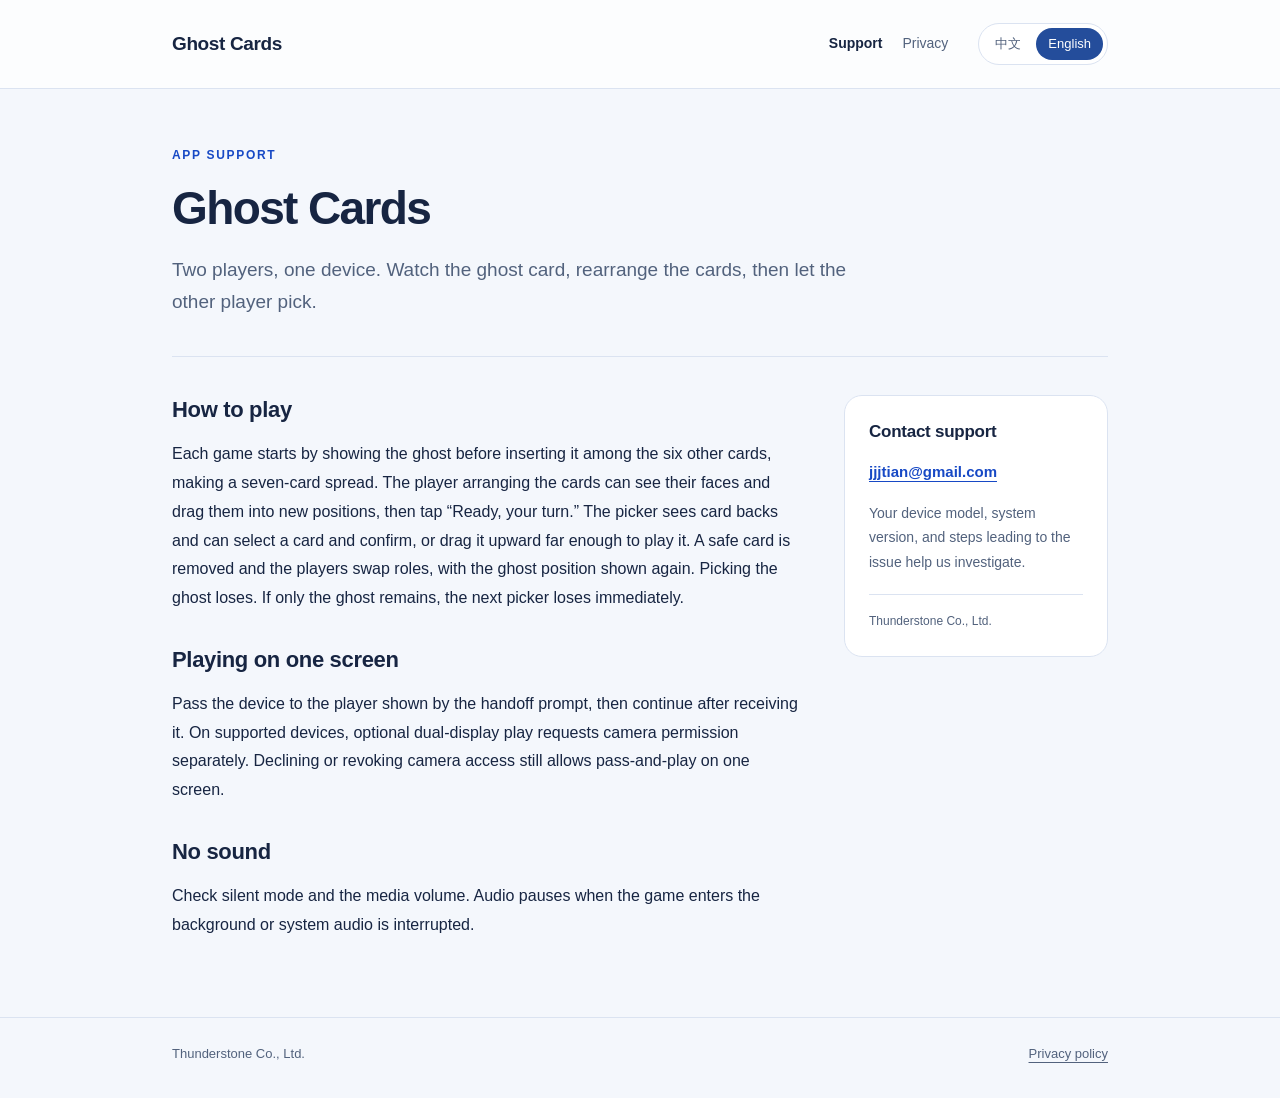
<file: index.html>
<!doctype html>
<html lang="zh-Hans"><head><meta charset="utf-8"><meta name="viewport" content="width=device-width,initial-scale=1">
<meta name="description" content="抽鬼牌 / Ghost Cards — Support and privacy information from Thunderstone Co., Ltd..">
<meta name="color-scheme" content="light"><meta name="referrer" content="no-referrer"><title>抽鬼牌 · Ghost Cards</title>
<link rel="stylesheet" href="style.css"><link rel="icon" href="favicon.svg" type="image/svg+xml"><script src="site.js" defer></script></head>
<body data-page="support"><a class="skip" href="#main">跳到正文 / Skip to content</a>
<header class="header"><div class="wrap header-row"><a class="brand" href="index.html" data-page-link="index.html">Ghost Cards</a>
<div class="header-actions"><nav class="main-nav" aria-label="Main navigation"><a href="index.html" data-page-link="index.html" aria-current="page"><span class="nav-zh">支持</span><span class="nav-en">Support</span><span class="noscript-label">支持 / Support</span></a><a href="privacy.html" data-page-link="privacy.html"><span class="nav-zh">隐私</span><span class="nav-en">Privacy</span><span class="noscript-label">隐私 / Privacy</span></a></nav>
<nav class="languages" aria-label="Language"><a href="#zh-Hans" data-set-language="zh-Hans" lang="zh-Hans">中文</a><a href="#en" data-set-language="en" lang="en">English</a></nav></div></div></header>
<main id="main" class="wrap"><article id="zh-Hans" class="language-block" data-locale="zh-Hans" lang="zh-Hans">
<div class="hero"><p class="eyebrow">应用支持</p><h1>抽鬼牌</h1><p class="lead">两个玩家，同一台设备。找到鬼牌的位置，换牌，再交给对方抽。</p></div>
<div class="content-grid"><div class="sections"><section class="section"><h2>怎么玩</h2><p>开局先展示鬼牌，再插入展开的牌组，总共 7 张。换位玩家能看见牌面，拖动牌调整位置，完成后点“好了，交给对方”。抽牌玩家看到牌背，可点选后确认，也可将牌向上拖出足够距离。抽到普通牌会移走一张并交换角色，重新展示鬼牌位置；抽到鬼牌就输。只剩最后一张鬼牌时，下一位抽牌玩家直接输。</p></section><section class="section"><h2>只有一面屏幕，也能玩</h2><p>按照提示把设备交给对应玩家，拿到设备后再继续。双屏功能在支持的设备上可用，并单独征求相机权限。拒绝或撤销相机权限仍可在一块屏幕上轮流玩。</p></section><section class="section"><h2>没有声音</h2><p>确认设备没有静音，并调整媒体音量。游戏切到后台或系统音频被打断时会暂停声音。</p></section></div><aside class="contact"><h2>联系支持</h2><a href="mailto:jjjtian@gmail.com">jjjtian@gmail.com</a><p>说明使用的设备、系统版本和遇到的步骤，有助于定位问题。</p><p class="publisher">Thunderstone Co., Ltd.</p></aside></div></article><article id="en" class="language-block" data-locale="en" lang="en">
<div class="hero"><p class="eyebrow">App support</p><h1>Ghost Cards</h1><p class="lead">Two players, one device. Watch the ghost card, rearrange the cards, then let the other player pick.</p></div>
<div class="content-grid"><div class="sections"><section class="section"><h2>How to play</h2><p>Each game starts by showing the ghost before inserting it among the six other cards, making a seven-card spread. The player arranging the cards can see their faces and drag them into new positions, then tap “Ready, your turn.” The picker sees card backs and can select a card and confirm, or drag it upward far enough to play it. A safe card is removed and the players swap roles, with the ghost position shown again. Picking the ghost loses. If only the ghost remains, the next picker loses immediately.</p></section><section class="section"><h2>Playing on one screen</h2><p>Pass the device to the player shown by the handoff prompt, then continue after receiving it. On supported devices, optional dual-display play requests camera permission separately. Declining or revoking camera access still allows pass-and-play on one screen.</p></section><section class="section"><h2>No sound</h2><p>Check silent mode and the media volume. Audio pauses when the game enters the background or system audio is interrupted.</p></section></div><aside class="contact"><h2>Contact support</h2><a href="mailto:jjjtian@gmail.com">jjjtian@gmail.com</a><p>Your device model, system version, and steps leading to the issue help us investigate.</p><p class="publisher">Thunderstone Co., Ltd.</p></aside></div></article></main>
<footer class="footer"><div class="wrap footer-row"><span>Thunderstone Co., Ltd.</span><a href="privacy.html" data-page-link="privacy.html"><span class="nav-zh">隐私政策</span><span class="nav-en">Privacy policy</span><span class="noscript-label">隐私政策 / Privacy policy</span></a></div></footer></body></html>
</file>
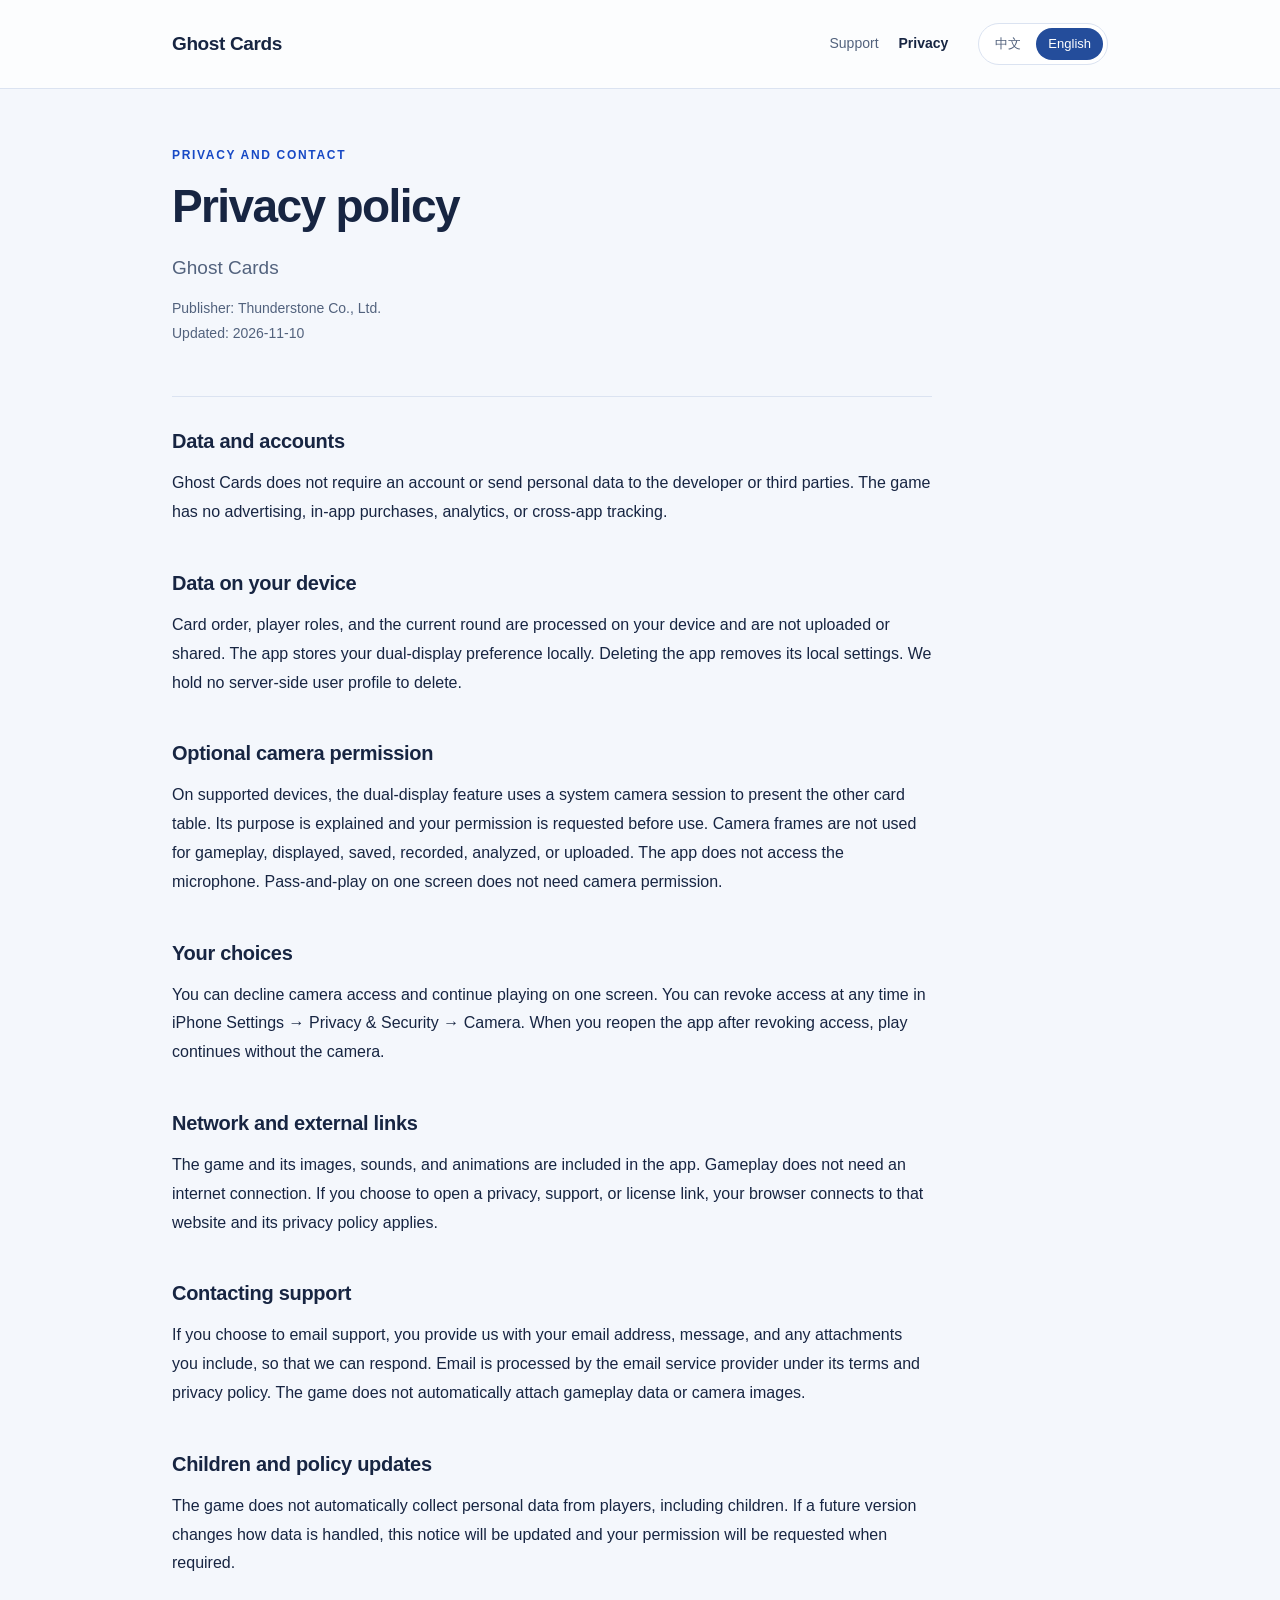
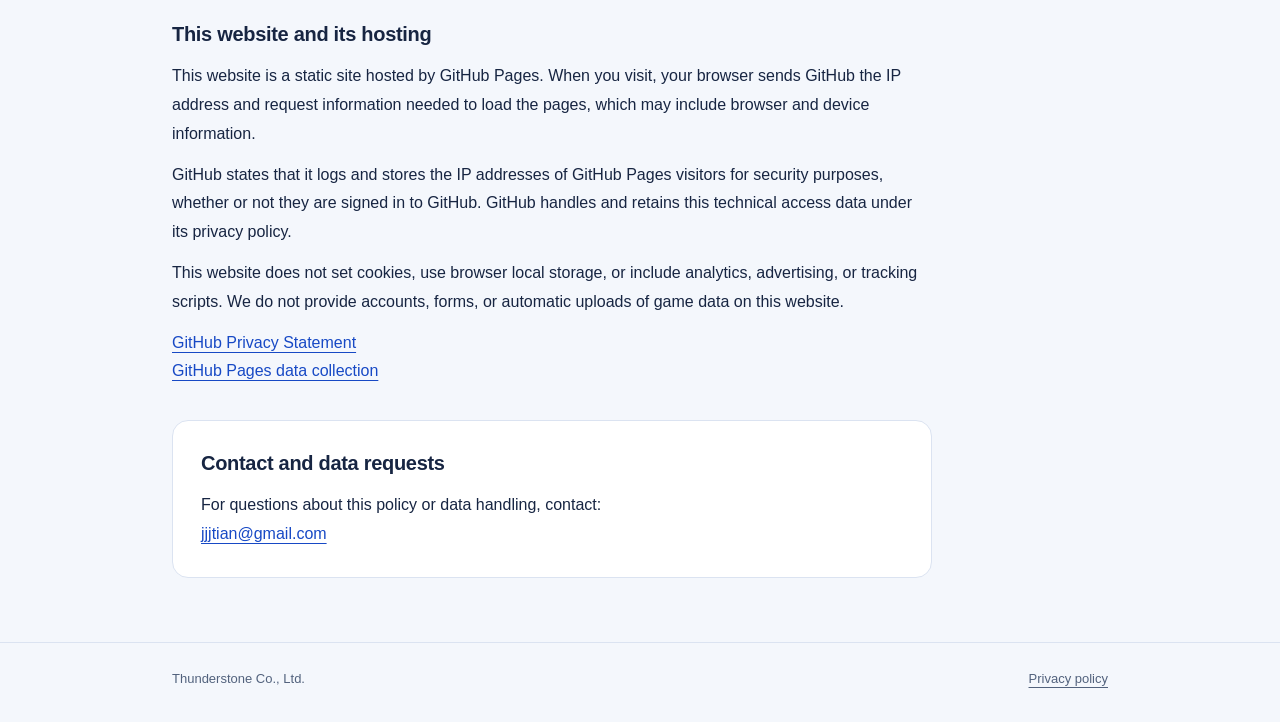
<file: privacy.html>
<!doctype html>
<html lang="zh-Hans"><head><meta charset="utf-8"><meta name="viewport" content="width=device-width,initial-scale=1">
<meta name="description" content="抽鬼牌 / Ghost Cards — Support and privacy information from Thunderstone Co., Ltd..">
<meta name="color-scheme" content="light"><meta name="referrer" content="no-referrer"><title>抽鬼牌 · Ghost Cards</title>
<link rel="stylesheet" href="style.css"><link rel="icon" href="favicon.svg" type="image/svg+xml"><script src="site.js" defer></script></head>
<body data-page="privacy"><a class="skip" href="#main">跳到正文 / Skip to content</a>
<header class="header"><div class="wrap header-row"><a class="brand" href="index.html" data-page-link="index.html">Ghost Cards</a>
<div class="header-actions"><nav class="main-nav" aria-label="Main navigation"><a href="index.html" data-page-link="index.html"><span class="nav-zh">支持</span><span class="nav-en">Support</span><span class="noscript-label">支持 / Support</span></a><a href="privacy.html" data-page-link="privacy.html" aria-current="page"><span class="nav-zh">隐私</span><span class="nav-en">Privacy</span><span class="noscript-label">隐私 / Privacy</span></a></nav>
<nav class="languages" aria-label="Language"><a href="#zh-Hans" data-set-language="zh-Hans" lang="zh-Hans">中文</a><a href="#en" data-set-language="en" lang="en">English</a></nav></div></div></header>
<main id="main" class="wrap"><article id="zh-Hans" class="language-block policy" data-locale="zh-Hans" lang="zh-Hans">
<div class="hero"><p class="eyebrow">隐私与联系</p><h1>隐私政策</h1><p class="lead">抽鬼牌 · Ghost Cards</p><p class="meta">发布者：Thunderstone Co., Ltd.<br>更新日期：2026-11-10</p></div>
<section class="section" id="zh-Hans-data"><h2>数据与账户</h2><p>抽鬼牌不要求注册账户，不向开发者或第三方发送个人数据。游戏不包含广告、内购、行为统计或跨应用跟踪。</p></section><section class="section" id="zh-Hans-local"><h2>本机数据</h2><p>牌序、角色和当前对局在本机处理，不上传或共享。应用仅在本机保存你对双屏功能的选择。删除应用会删除该应用的本机设置。我们没有服务器上的用户档案需要删除。</p></section><section class="section" id="zh-Hans-camera"><h2>可选的相机权限</h2><p>在支持的设备上，双屏功能需要系统相机会话来呈现另一面的牌桌。启用前会说明并请求你的许可。相机画面不用于游戏判断，不显示、不保存、不录制、不分析，也不上传。应用不访问麦克风。单屏轮流玩法不需要相机权限。</p></section><section class="section" id="zh-Hans-control"><h2>你的选择</h2><p>你可以拒绝相机权限，继续使用单屏轮流玩法；也可以随时在 iPhone 的“设置 → 隐私与安全性 → 相机”中撤销权限。撤销后重新进入应用，将使用不需要相机的玩法。</p></section><section class="section" id="zh-Hans-links"><h2>网络与外部链接</h2><p>游戏及其图片、声音和动画均随应用提供，游戏过程不需要联网。你主动打开隐私、支持或许可链接时，浏览器会连接相应网站，适用该网站的隐私政策。</p></section><section class="section" id="zh-Hans-support"><h2>主动联系支持</h2><p>若你主动发送支持邮件，你的邮箱、邮件内容和主动附上的文件会提供给我们，用于回应你的问题。邮件由邮件服务商处理，适用其服务与隐私条款。游戏不会自动附送对局内容或相机画面。</p></section><section class="section" id="zh-Hans-children"><h2>儿童与政策更新</h2><p>游戏不会自动收集玩家（包括儿童）的个人数据。若未来版本改变数据处理方式，会更新本说明，并在需要时重新征求你的许可。</p></section><section class="section" id="zh-Hans-website"><h2>本网站与托管服务</h2><p>本网站由 GitHub Pages 提供静态页面托管。访问网站时，浏览器会向 GitHub 发送加载网页所需的 IP 地址和请求信息，并可能包含浏览器及设备信息。</p><p>GitHub 明确说明，会为安全目的记录并保存 GitHub Pages 访客的 IP 地址，无论访客是否登录 GitHub。相关技术访问数据的处理和保存遵循 GitHub 的隐私政策。</p><p>本网站不设置 Cookie，不使用浏览器本地存储，也不包含访问统计、广告或跟踪脚本。我们没有在网站上设置账户、表单或自动上传游戏数据的功能。</p><p><a href="https://docs.github.com/en/site-policy/privacy-policies/github-general-privacy-statement" rel="external noreferrer">GitHub 隐私政策</a><br><a href="https://docs.github.com/en/pages/getting-started-with-github-pages/about-github-pages#data-collection" rel="external noreferrer">GitHub Pages 数据收集说明</a></p></section><section class="contact-line"><h2>联系与数据请求</h2><p>如对本政策或数据处理有问题，请联系：<br><a href="mailto:jjjtian@gmail.com">jjjtian@gmail.com</a></p></section></article><article id="en" class="language-block policy" data-locale="en" lang="en">
<div class="hero"><p class="eyebrow">Privacy and contact</p><h1>Privacy policy</h1><p class="lead">Ghost Cards</p><p class="meta">Publisher: Thunderstone Co., Ltd.<br>Updated: 2026-11-10</p></div>
<section class="section" id="en-data"><h2>Data and accounts</h2><p>Ghost Cards does not require an account or send personal data to the developer or third parties. The game has no advertising, in-app purchases, analytics, or cross-app tracking.</p></section><section class="section" id="en-local"><h2>Data on your device</h2><p>Card order, player roles, and the current round are processed on your device and are not uploaded or shared. The app stores your dual-display preference locally. Deleting the app removes its local settings. We hold no server-side user profile to delete.</p></section><section class="section" id="en-camera"><h2>Optional camera permission</h2><p>On supported devices, the dual-display feature uses a system camera session to present the other card table. Its purpose is explained and your permission is requested before use. Camera frames are not used for gameplay, displayed, saved, recorded, analyzed, or uploaded. The app does not access the microphone. Pass-and-play on one screen does not need camera permission.</p></section><section class="section" id="en-control"><h2>Your choices</h2><p>You can decline camera access and continue playing on one screen. You can revoke access at any time in iPhone Settings → Privacy &amp; Security → Camera. When you reopen the app after revoking access, play continues without the camera.</p></section><section class="section" id="en-links"><h2>Network and external links</h2><p>The game and its images, sounds, and animations are included in the app. Gameplay does not need an internet connection. If you choose to open a privacy, support, or license link, your browser connects to that website and its privacy policy applies.</p></section><section class="section" id="en-support"><h2>Contacting support</h2><p>If you choose to email support, you provide us with your email address, message, and any attachments you include, so that we can respond. Email is processed by the email service provider under its terms and privacy policy. The game does not automatically attach gameplay data or camera images.</p></section><section class="section" id="en-children"><h2>Children and policy updates</h2><p>The game does not automatically collect personal data from players, including children. If a future version changes how data is handled, this notice will be updated and your permission will be requested when required.</p></section><section class="section" id="en-website"><h2>This website and its hosting</h2><p>This website is a static site hosted by GitHub Pages. When you visit, your browser sends GitHub the IP address and request information needed to load the pages, which may include browser and device information.</p><p>GitHub states that it logs and stores the IP addresses of GitHub Pages visitors for security purposes, whether or not they are signed in to GitHub. GitHub handles and retains this technical access data under its privacy policy.</p><p>This website does not set cookies, use browser local storage, or include analytics, advertising, or tracking scripts. We do not provide accounts, forms, or automatic uploads of game data on this website.</p><p><a href="https://docs.github.com/en/site-policy/privacy-policies/github-general-privacy-statement" rel="external noreferrer">GitHub Privacy Statement</a><br><a href="https://docs.github.com/en/pages/getting-started-with-github-pages/about-github-pages#data-collection" rel="external noreferrer">GitHub Pages data collection</a></p></section><section class="contact-line"><h2>Contact and data requests</h2><p>For questions about this policy or data handling, contact:<br><a href="mailto:jjjtian@gmail.com">jjjtian@gmail.com</a></p></section></article></main>
<footer class="footer"><div class="wrap footer-row"><span>Thunderstone Co., Ltd.</span><a href="privacy.html" data-page-link="privacy.html"><span class="nav-zh">隐私政策</span><span class="nav-en">Privacy policy</span><span class="noscript-label">隐私政策 / Privacy policy</span></a></div></footer></body></html>
</file>
<file: style.css>
:root{color-scheme:light;--ink:#172542;--muted:#52627d;--blue:#1749c5;--line:#dbe3f1;--paper:#fff;--wash:#f4f7fc}
*{box-sizing:border-box}html{scroll-behavior:smooth}body{margin:0;background:var(--wash);color:var(--ink);font-family:-apple-system,BlinkMacSystemFont,"Segoe UI","PingFang SC","Microsoft YaHei",sans-serif;font-size:16px;line-height:1.8;-webkit-text-size-adjust:100%}a{color:var(--blue);text-underline-offset:4px}a:hover{text-decoration-thickness:2px}a:focus-visible,summary:focus-visible{outline:3px solid #6b8ee8;outline-offset:5px;border-radius:3px}.wrap{max-width:1000px;margin:auto;padding-inline:32px}.header{border-bottom:1px solid var(--line);background:rgba(255,255,255,.75)}.header-row{min-height:88px;display:flex;align-items:center;justify-content:space-between;gap:24px}.brand{font-weight:800;font-size:19px;letter-spacing:-.02em;color:var(--ink);text-decoration:none;white-space:nowrap}.header-actions{display:flex;align-items:center;gap:30px}.main-nav,.languages{display:flex;align-items:center;gap:20px}.main-nav a{color:var(--muted);font-size:14px;text-decoration:none}.main-nav a[aria-current=page]{color:var(--ink);font-weight:700}.languages{gap:3px;padding:4px;border:1px solid var(--line);border-radius:30px;background:var(--paper)}.languages a{padding:4px 12px;color:var(--muted);font-size:13px;text-decoration:none;white-space:nowrap}.languages a[aria-current=true]{color:#fff;background:#244d9b;border-radius:22px}.skip{position:absolute;left:20px;top:-100px;padding:8px 14px;background:white;z-index:10}.skip:focus{top:12px}main{padding:56px 0 64px}.eyebrow{font-size:12px;letter-spacing:.14em;font-weight:700;color:var(--blue);text-transform:uppercase;margin:0 0 14px}h1{font-size:clamp(30px,5vw,46px);line-height:1.2;letter-spacing:-.035em;margin:0 0 18px;font-weight:800}h2{font-size:22px;line-height:1.4;letter-spacing:-.015em;margin:0 0 14px}.lead{color:var(--muted);font-size:19px;line-height:1.7;max-width:700px;margin:0}.hero{padding-bottom:38px;border-bottom:1px solid var(--line)}.content-grid{display:grid;grid-template-columns:minmax(0,1fr) 264px;gap:46px;align-items:start;padding-top:38px}.sections{min-width:0}.section+.section{margin-top:32px}.section p{margin:0 0 14px;overflow-wrap:anywhere}.contact{background:var(--paper);border:1px solid var(--line);border-radius:18px;padding:24px;position:sticky;top:24px}.contact h2{font-size:17px}.contact p{margin:14px 0 0;font-size:14px;color:var(--muted);line-height:1.75}.contact a{font-weight:600;overflow-wrap:anywhere;font-size:15px}.contact .publisher{font-size:12px;margin:20px 0 0;padding-top:16px;border-top:1px solid var(--line)}.meta{font-size:14px;color:var(--muted);margin:18px 0 0}.policy{max-width:760px}.policy .section{padding-top:30px}.policy .section+.section{margin-top:0}.policy h2{font-size:20px}.policy p{margin:0 0 12px}.policy .contact-line{padding:28px;margin-top:34px;border:1px solid var(--line);border-radius:16px;background:var(--paper)}.policy .contact-line h2{margin-top:0}.policy .contact-line p{margin-bottom:0}.footer{border-top:1px solid var(--line);padding:24px 0 32px;font-size:13px;color:var(--muted)}.footer-row{display:flex;align-items:center;justify-content:space-between;gap:20px}.footer a{color:var(--muted)}.language-block+.language-block{margin-top:60px;padding-top:40px;border-top:1px solid var(--line)}html[data-language] .language-block{margin-top:0;padding-top:0;border:0}html[data-language=zh-Hans] [data-locale=en],html[data-language=en] [data-locale=zh-Hans]{display:none}.nav-zh,.nav-en{display:none}html[data-language=zh-Hans] .nav-zh,html[data-language=en] .nav-en{display:inline}.noscript-label{display:inline}html[data-language] .noscript-label{display:none}@media(max-width:720px){.wrap{padding-inline:22px}.header-row{padding-top:18px;padding-bottom:18px;gap:16px;align-items:flex-start}.header-actions{gap:12px;flex-direction:column-reverse;align-items:flex-end}.main-nav{gap:16px}.languages a{padding:3px 11px}.brand{padding-top:8px;font-size:18px}main{padding:36px 0 44px}.hero{padding-bottom:28px}.lead{font-size:17px}.content-grid{grid-template-columns:1fr;gap:28px;padding-top:28px}.contact{position:static;padding:22px}.contact h2{font-size:19px}.contact a{font-size:16px}.section+.section{margin-top:28px}h2{font-size:20px}.footer-row{align-items:flex-start;flex-direction:column;gap:8px}.policy .contact-line{padding:22px}.policy .section{padding-top:26px}}@media(max-width:350px){.wrap{padding-inline:17px}.brand{font-size:16px}.main-nav{gap:10px}.main-nav a{font-size:13px}}@media(prefers-reduced-motion:reduce){html{scroll-behavior:auto}}
</file>
